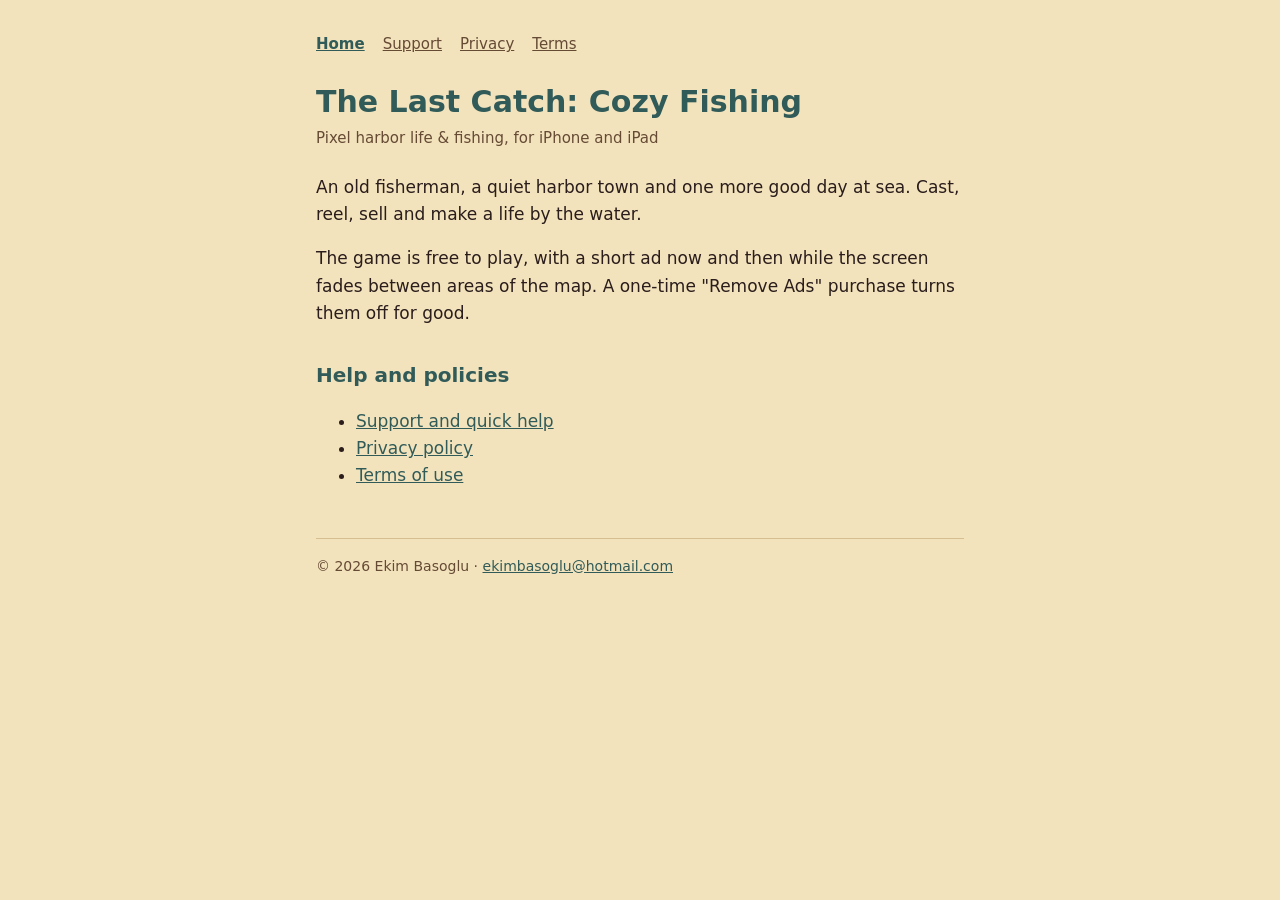
<file: index.html>
<!doctype html>
<html lang="en">
<head>
<meta charset="utf-8">
<meta name="viewport" content="width=device-width, initial-scale=1">
<title>The Last Catch</title>
<meta name="description" content="The Last Catch: Cozy Fishing. A pixel-art fishing game about an old fisherman and a quiet harbor town, for iPhone and iPad.">
<link rel="stylesheet" href="style.css">
</head>
<body>
<main>
<nav><a href="./" aria-current="page">Home</a><a href="support">Support</a><a href="privacy">Privacy</a><a href="terms">Terms</a></nav>
<h1>The Last Catch: Cozy Fishing</h1>
<p class="updated">Pixel harbor life &amp; fishing, for iPhone and iPad</p>
<p>An old fisherman, a quiet harbor town and one more good day at sea. Cast, reel, sell and make a life by the water.</p>
<p>The game is free to play, with a short ad now and then while the screen fades between areas of the map. A one-time "Remove Ads" purchase turns them off for good.</p>
<h2>Help and policies</h2>
<ul>
<li><a href="support">Support and quick help</a></li>
<li><a href="privacy">Privacy policy</a></li>
<li><a href="terms">Terms of use</a></li>
</ul>
<footer>&copy; 2026 Ekim Basoglu &middot; <a href="mailto:ekimbasoglu@hotmail.com">ekimbasoglu@hotmail.com</a></footer>
</main>
</body>
</html>
</file>
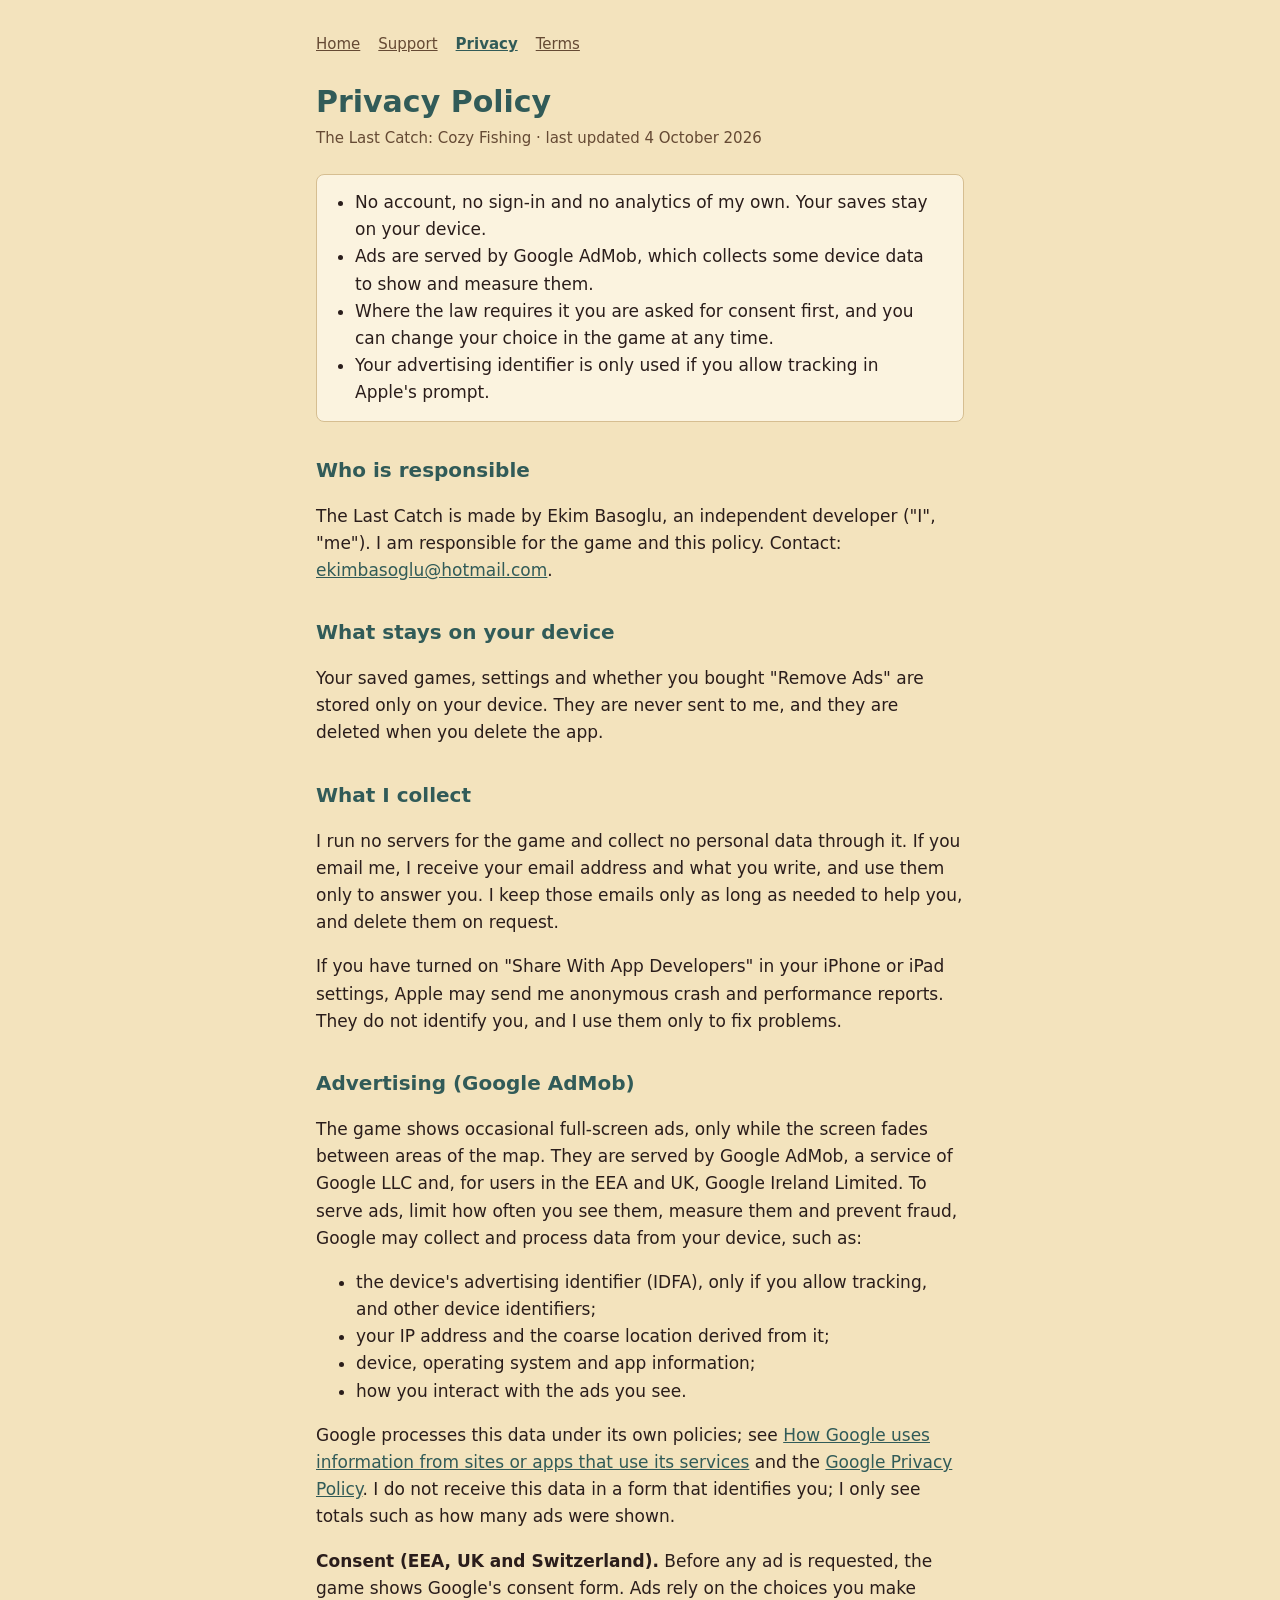
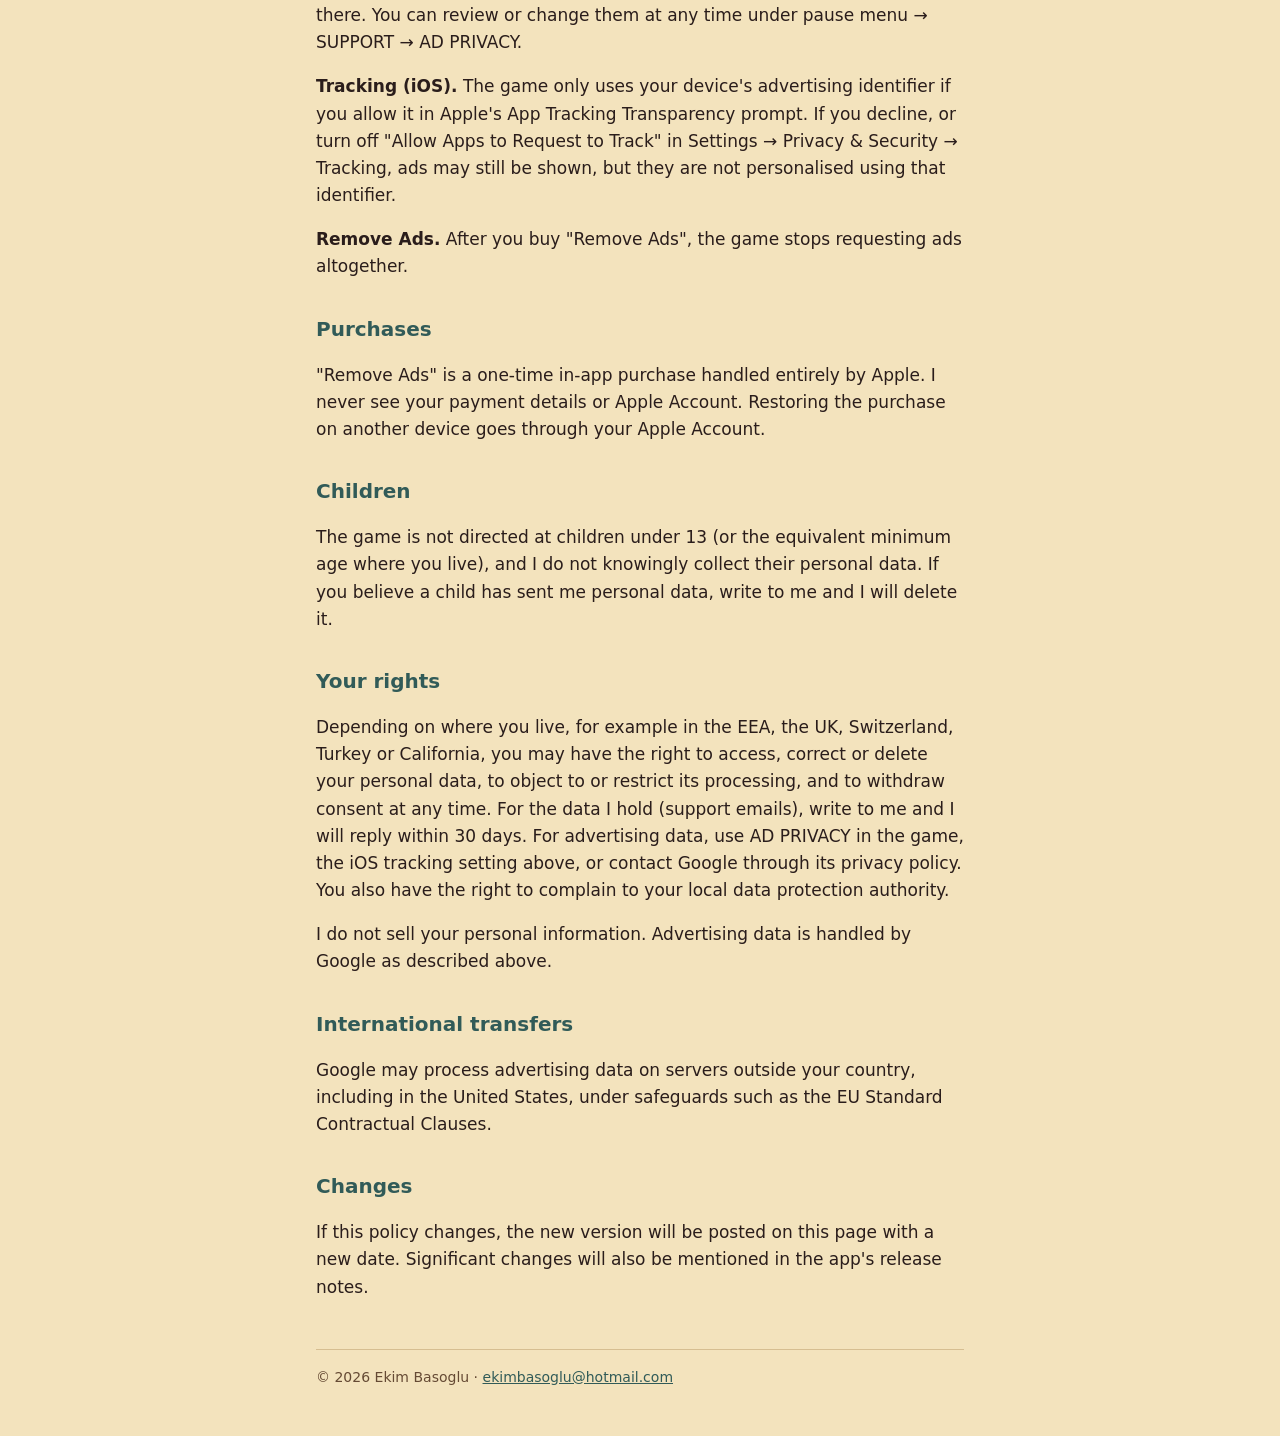
<file: privacy.html>
<!doctype html>
<html lang="en">
<head>
<meta charset="utf-8">
<meta name="viewport" content="width=device-width, initial-scale=1">
<title>Privacy Policy · The Last Catch</title>
<link rel="stylesheet" href="style.css">
</head>
<body>
<main>
<nav><a href="./">Home</a><a href="support">Support</a><a href="privacy" aria-current="page">Privacy</a><a href="terms">Terms</a></nav>
<h1>Privacy Policy</h1>
<p class="updated">The Last Catch: Cozy Fishing &middot; last updated 4 October 2026</p>

<div class="summary">
<ul>
<li>No account, no sign-in and no analytics of my own. Your saves stay on your device.</li>
<li>Ads are served by Google AdMob, which collects some device data to show and measure them.</li>
<li>Where the law requires it you are asked for consent first, and you can change your choice in the game at any time.</li>
<li>Your advertising identifier is only used if you allow tracking in Apple's prompt.</li>
</ul>
</div>

<h2>Who is responsible</h2>
<p>The Last Catch is made by Ekim Basoglu, an independent developer ("I", "me"). I am responsible for the game and this policy. Contact: <a href="mailto:ekimbasoglu@hotmail.com">ekimbasoglu@hotmail.com</a>.</p>

<h2>What stays on your device</h2>
<p>Your saved games, settings and whether you bought "Remove Ads" are stored only on your device. They are never sent to me, and they are deleted when you delete the app.</p>

<h2>What I collect</h2>
<p>I run no servers for the game and collect no personal data through it. If you email me, I receive your email address and what you write, and use them only to answer you. I keep those emails only as long as needed to help you, and delete them on request.</p>
<p>If you have turned on "Share With App Developers" in your iPhone or iPad settings, Apple may send me anonymous crash and performance reports. They do not identify you, and I use them only to fix problems.</p>

<h2>Advertising (Google AdMob)</h2>
<p>The game shows occasional full-screen ads, only while the screen fades between areas of the map. They are served by Google AdMob, a service of Google LLC and, for users in the EEA and UK, Google Ireland Limited. To serve ads, limit how often you see them, measure them and prevent fraud, Google may collect and process data from your device, such as:</p>
<ul>
<li>the device's advertising identifier (IDFA), only if you allow tracking, and other device identifiers;</li>
<li>your IP address and the coarse location derived from it;</li>
<li>device, operating system and app information;</li>
<li>how you interact with the ads you see.</li>
</ul>
<p>Google processes this data under its own policies; see <a href="https://policies.google.com/technologies/partner-sites">How Google uses information from sites or apps that use its services</a> and the <a href="https://policies.google.com/privacy">Google Privacy Policy</a>. I do not receive this data in a form that identifies you; I only see totals such as how many ads were shown.</p>
<p><b>Consent (EEA, UK and Switzerland).</b> Before any ad is requested, the game shows Google's consent form. Ads rely on the choices you make there. You can review or change them at any time under pause menu &rarr; SUPPORT &rarr; AD PRIVACY.</p>
<p><b>Tracking (iOS).</b> The game only uses your device's advertising identifier if you allow it in Apple's App Tracking Transparency prompt. If you decline, or turn off "Allow Apps to Request to Track" in Settings &rarr; Privacy &amp; Security &rarr; Tracking, ads may still be shown, but they are not personalised using that identifier.</p>
<p><b>Remove Ads.</b> After you buy "Remove Ads", the game stops requesting ads altogether.</p>

<h2>Purchases</h2>
<p>"Remove Ads" is a one-time in-app purchase handled entirely by Apple. I never see your payment details or Apple Account. Restoring the purchase on another device goes through your Apple Account.</p>

<h2>Children</h2>
<p>The game is not directed at children under 13 (or the equivalent minimum age where you live), and I do not knowingly collect their personal data. If you believe a child has sent me personal data, write to me and I will delete it.</p>

<h2>Your rights</h2>
<p>Depending on where you live, for example in the EEA, the UK, Switzerland, Turkey or California, you may have the right to access, correct or delete your personal data, to object to or restrict its processing, and to withdraw consent at any time. For the data I hold (support emails), write to me and I will reply within 30 days. For advertising data, use AD PRIVACY in the game, the iOS tracking setting above, or contact Google through its privacy policy. You also have the right to complain to your local data protection authority.</p>
<p>I do not sell your personal information. Advertising data is handled by Google as described above.</p>

<h2>International transfers</h2>
<p>Google may process advertising data on servers outside your country, including in the United States, under safeguards such as the EU Standard Contractual Clauses.</p>

<h2>Changes</h2>
<p>If this policy changes, the new version will be posted on this page with a new date. Significant changes will also be mentioned in the app's release notes.</p>

<footer>&copy; 2026 Ekim Basoglu &middot; <a href="mailto:ekimbasoglu@hotmail.com">ekimbasoglu@hotmail.com</a></footer>
</main>
</body>
</html>
</file>
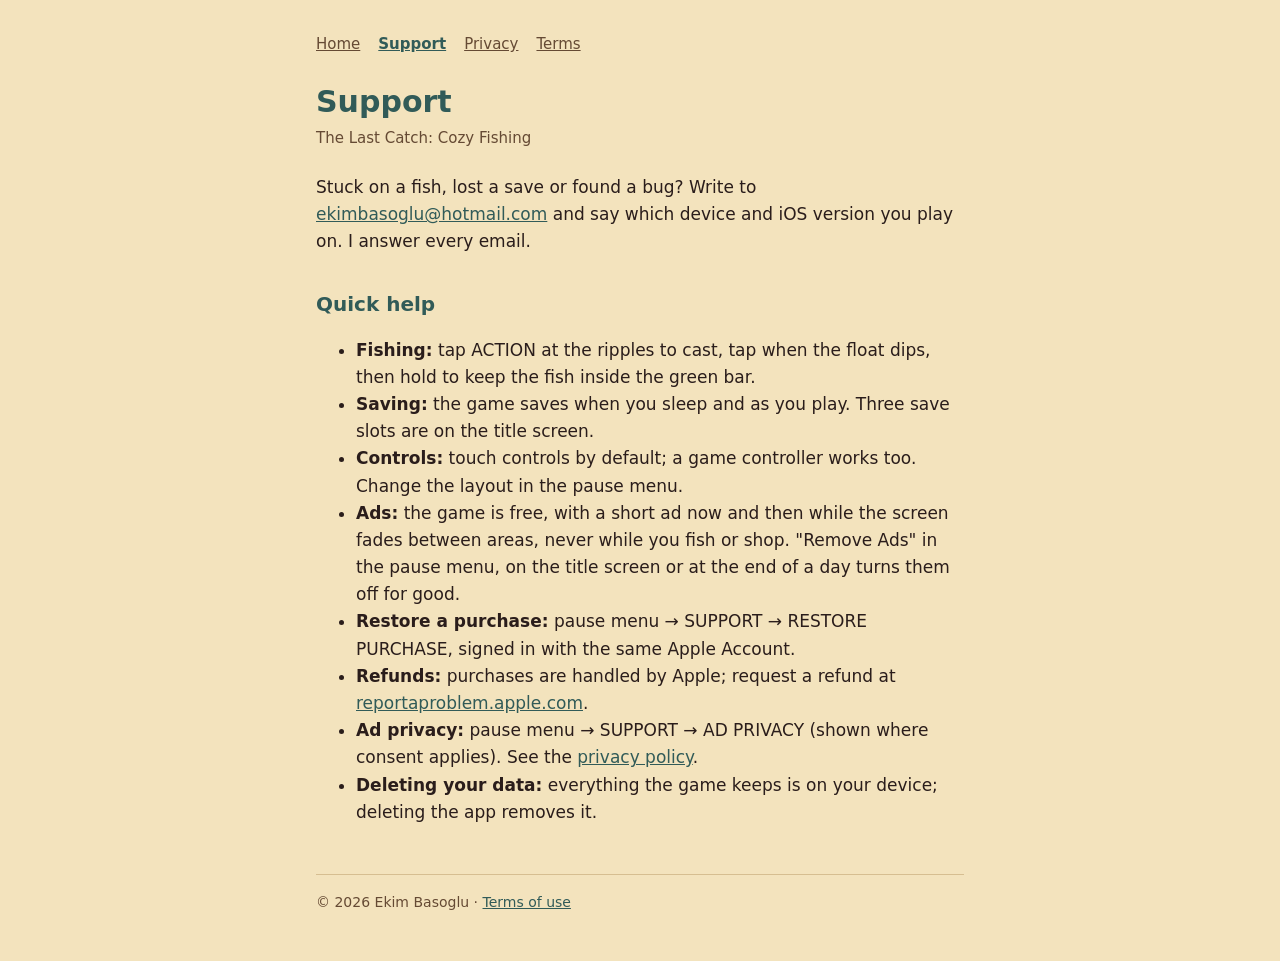
<file: support.html>
<!doctype html>
<html lang="en">
<head>
<meta charset="utf-8">
<meta name="viewport" content="width=device-width, initial-scale=1">
<title>Support · The Last Catch</title>
<link rel="stylesheet" href="style.css">
</head>
<body>
<main>
<nav><a href="./">Home</a><a href="support" aria-current="page">Support</a><a href="privacy">Privacy</a><a href="terms">Terms</a></nav>
<h1>Support</h1>
<p class="updated">The Last Catch: Cozy Fishing</p>
<p>Stuck on a fish, lost a save or found a bug? Write to <a href="mailto:ekimbasoglu@hotmail.com">ekimbasoglu@hotmail.com</a> and say which device and iOS version you play on. I answer every email.</p>

<h2>Quick help</h2>
<ul>
<li><b>Fishing:</b> tap ACTION at the ripples to cast, tap when the float dips, then hold to keep the fish inside the green bar.</li>
<li><b>Saving:</b> the game saves when you sleep and as you play. Three save slots are on the title screen.</li>
<li><b>Controls:</b> touch controls by default; a game controller works too. Change the layout in the pause menu.</li>
<li><b>Ads:</b> the game is free, with a short ad now and then while the screen fades between areas, never while you fish or shop. "Remove Ads" in the pause menu, on the title screen or at the end of a day turns them off for good.</li>
<li><b>Restore a purchase:</b> pause menu &rarr; SUPPORT &rarr; RESTORE PURCHASE, signed in with the same Apple Account.</li>
<li><b>Refunds:</b> purchases are handled by Apple; request a refund at <a href="https://reportaproblem.apple.com">reportaproblem.apple.com</a>.</li>
<li><b>Ad privacy:</b> pause menu &rarr; SUPPORT &rarr; AD PRIVACY (shown where consent applies). See the <a href="privacy">privacy policy</a>.</li>
<li><b>Deleting your data:</b> everything the game keeps is on your device; deleting the app removes it.</li>
</ul>

<footer>&copy; 2026 Ekim Basoglu &middot; <a href="terms">Terms of use</a></footer>
</main>
</body>
</html>
</file>
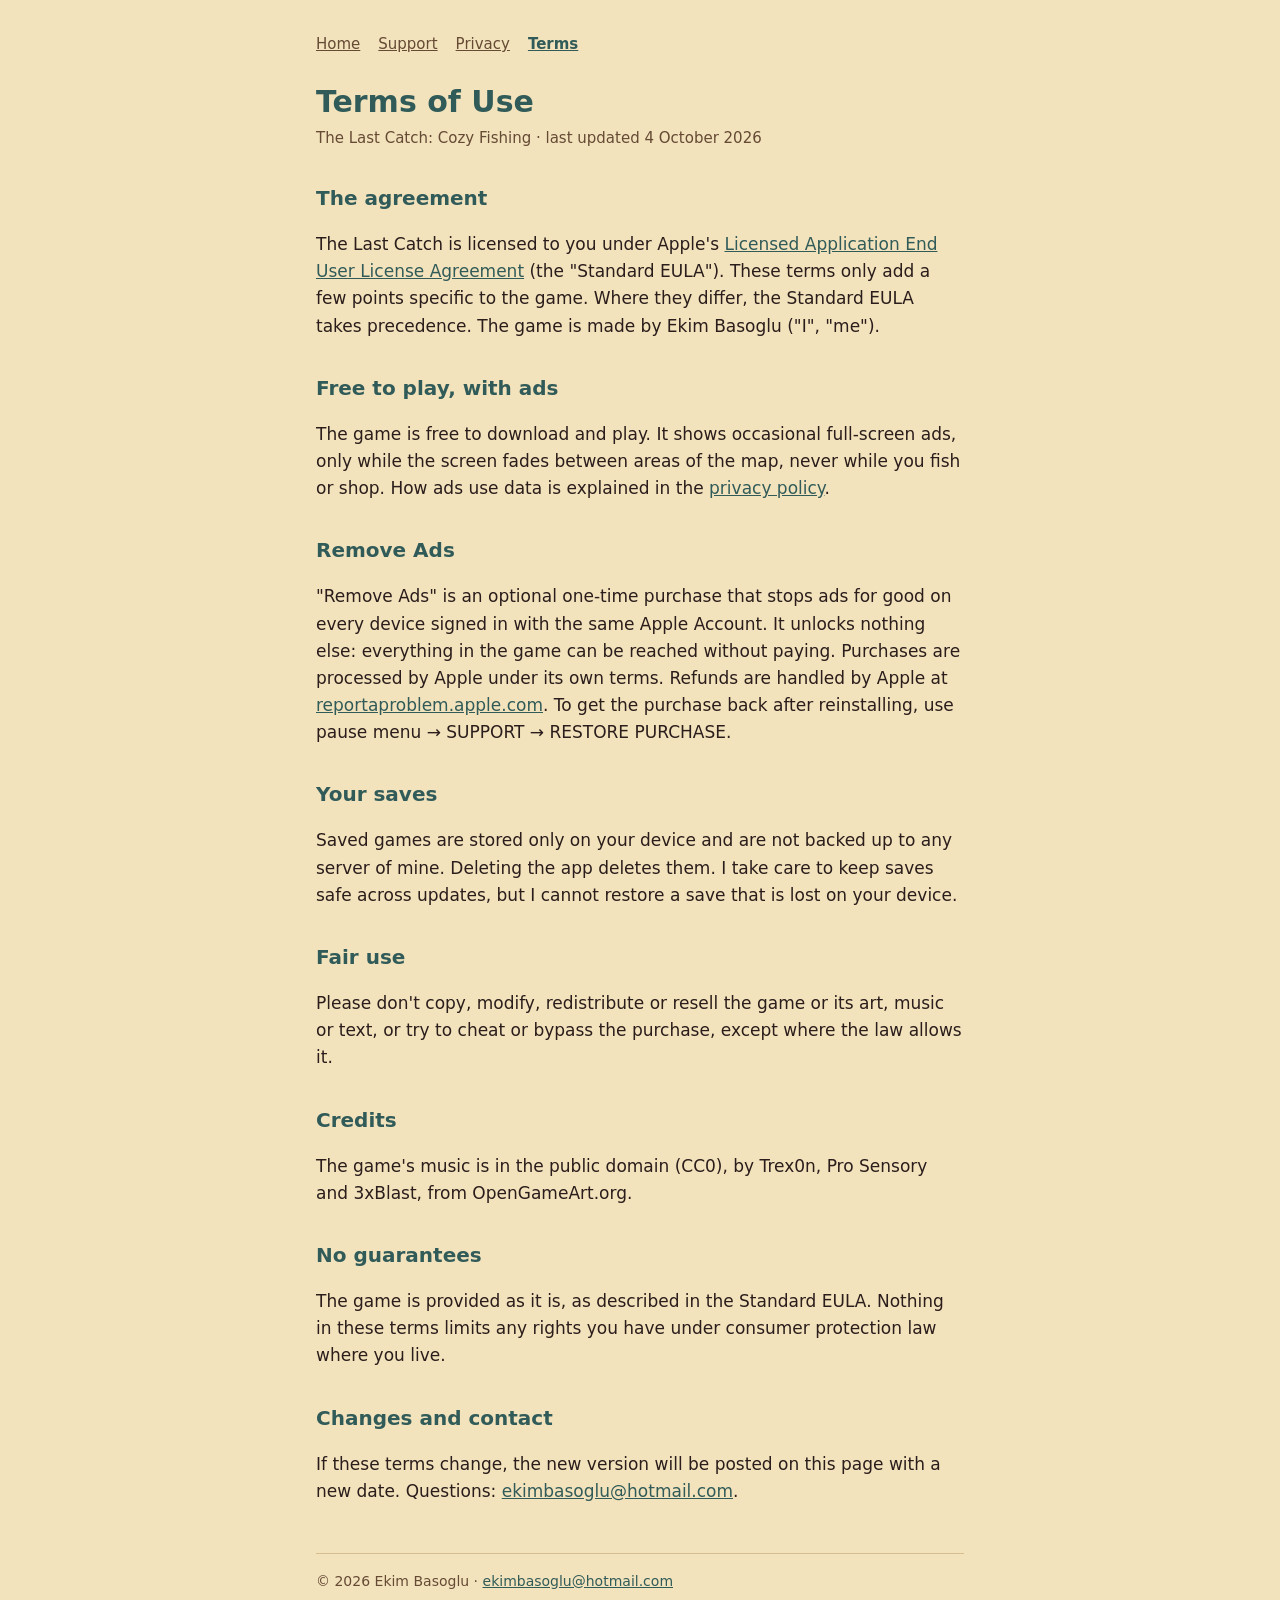
<file: terms.html>
<!doctype html>
<html lang="en">
<head>
<meta charset="utf-8">
<meta name="viewport" content="width=device-width, initial-scale=1">
<title>Terms of Use · The Last Catch</title>
<link rel="stylesheet" href="style.css">
</head>
<body>
<main>
<nav><a href="./">Home</a><a href="support">Support</a><a href="privacy">Privacy</a><a href="terms" aria-current="page">Terms</a></nav>
<h1>Terms of Use</h1>
<p class="updated">The Last Catch: Cozy Fishing &middot; last updated 4 October 2026</p>

<h2>The agreement</h2>
<p>The Last Catch is licensed to you under Apple's <a href="https://www.apple.com/legal/internet-services/itunes/dev/stdeula/">Licensed Application End User License Agreement</a> (the "Standard EULA"). These terms only add a few points specific to the game. Where they differ, the Standard EULA takes precedence. The game is made by Ekim Basoglu ("I", "me").</p>

<h2>Free to play, with ads</h2>
<p>The game is free to download and play. It shows occasional full-screen ads, only while the screen fades between areas of the map, never while you fish or shop. How ads use data is explained in the <a href="privacy">privacy policy</a>.</p>

<h2>Remove Ads</h2>
<p>"Remove Ads" is an optional one-time purchase that stops ads for good on every device signed in with the same Apple Account. It unlocks nothing else: everything in the game can be reached without paying. Purchases are processed by Apple under its own terms. Refunds are handled by Apple at <a href="https://reportaproblem.apple.com">reportaproblem.apple.com</a>. To get the purchase back after reinstalling, use pause menu &rarr; SUPPORT &rarr; RESTORE PURCHASE.</p>

<h2>Your saves</h2>
<p>Saved games are stored only on your device and are not backed up to any server of mine. Deleting the app deletes them. I take care to keep saves safe across updates, but I cannot restore a save that is lost on your device.</p>

<h2>Fair use</h2>
<p>Please don't copy, modify, redistribute or resell the game or its art, music or text, or try to cheat or bypass the purchase, except where the law allows it.</p>

<h2>Credits</h2>
<p>The game's music is in the public domain (CC0), by Trex0n, Pro Sensory and 3xBlast, from OpenGameArt.org.</p>

<h2>No guarantees</h2>
<p>The game is provided as it is, as described in the Standard EULA. Nothing in these terms limits any rights you have under consumer protection law where you live.</p>

<h2>Changes and contact</h2>
<p>If these terms change, the new version will be posted on this page with a new date. Questions: <a href="mailto:ekimbasoglu@hotmail.com">ekimbasoglu@hotmail.com</a>.</p>

<footer>&copy; 2026 Ekim Basoglu &middot; <a href="mailto:ekimbasoglu@hotmail.com">ekimbasoglu@hotmail.com</a></footer>
</main>
</body>
</html>
</file>
<file: style.css>
:root {
  --paper: #f3e3bd;
  --card: #fbf3df;
  --ink: #2a1d1b;
  --muted: #654a34;
  --accent: #315b58;
  --rule: #d6be91;
}
@media (prefers-color-scheme: dark) {
  :root {
    --paper: #1d1714;
    --card: #2a211c;
    --ink: #efe4cc;
    --muted: #c5bca4;
    --accent: #8fc7bd;
    --rule: #45342a;
  }
}
* { box-sizing: border-box; }
body {
  margin: 0;
  background: var(--paper);
  color: var(--ink);
  font: 17px/1.6 system-ui, -apple-system, "Segoe UI", sans-serif;
}
main { max-width: 680px; margin: 0 auto; padding: 32px 16px 48px; }
nav { display: flex; flex-wrap: wrap; gap: 6px 18px; font-size: 15px; margin-bottom: 28px; }
nav a { color: var(--muted); }
nav a[aria-current] { color: var(--accent); font-weight: 600; }
h1 { color: var(--accent); font-size: 30px; line-height: 1.2; margin: 0 0 6px; }
h2 { color: var(--accent); font-size: 20px; margin: 32px 0 8px; }
a { color: var(--accent); }
.updated { color: var(--muted); font-size: 15px; margin: 0 0 24px; }
.summary { background: var(--card); border: 1px solid var(--rule); border-radius: 8px; padding: 14px 18px; }
.summary ul { margin: 0; padding-left: 20px; }
footer { margin-top: 48px; padding-top: 16px; border-top: 1px solid var(--rule); color: var(--muted); font-size: 14px; }
</file>
